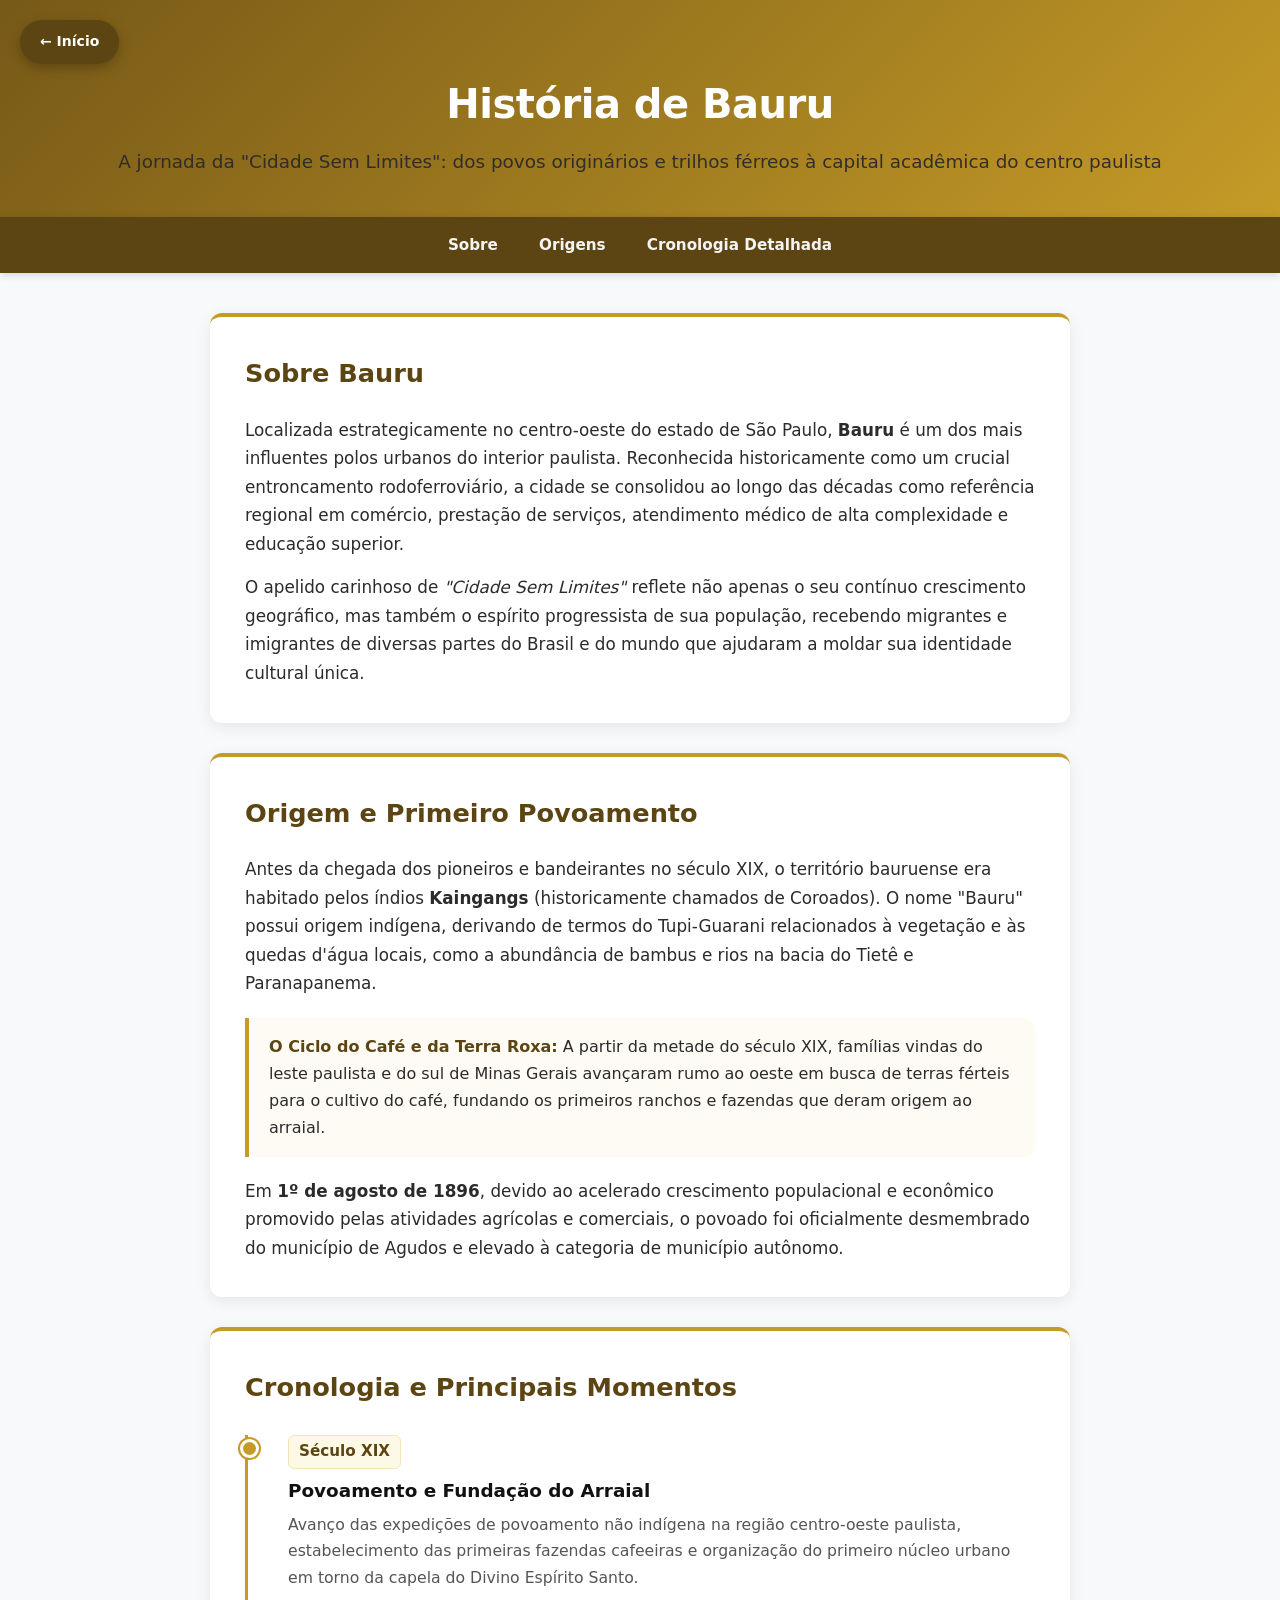
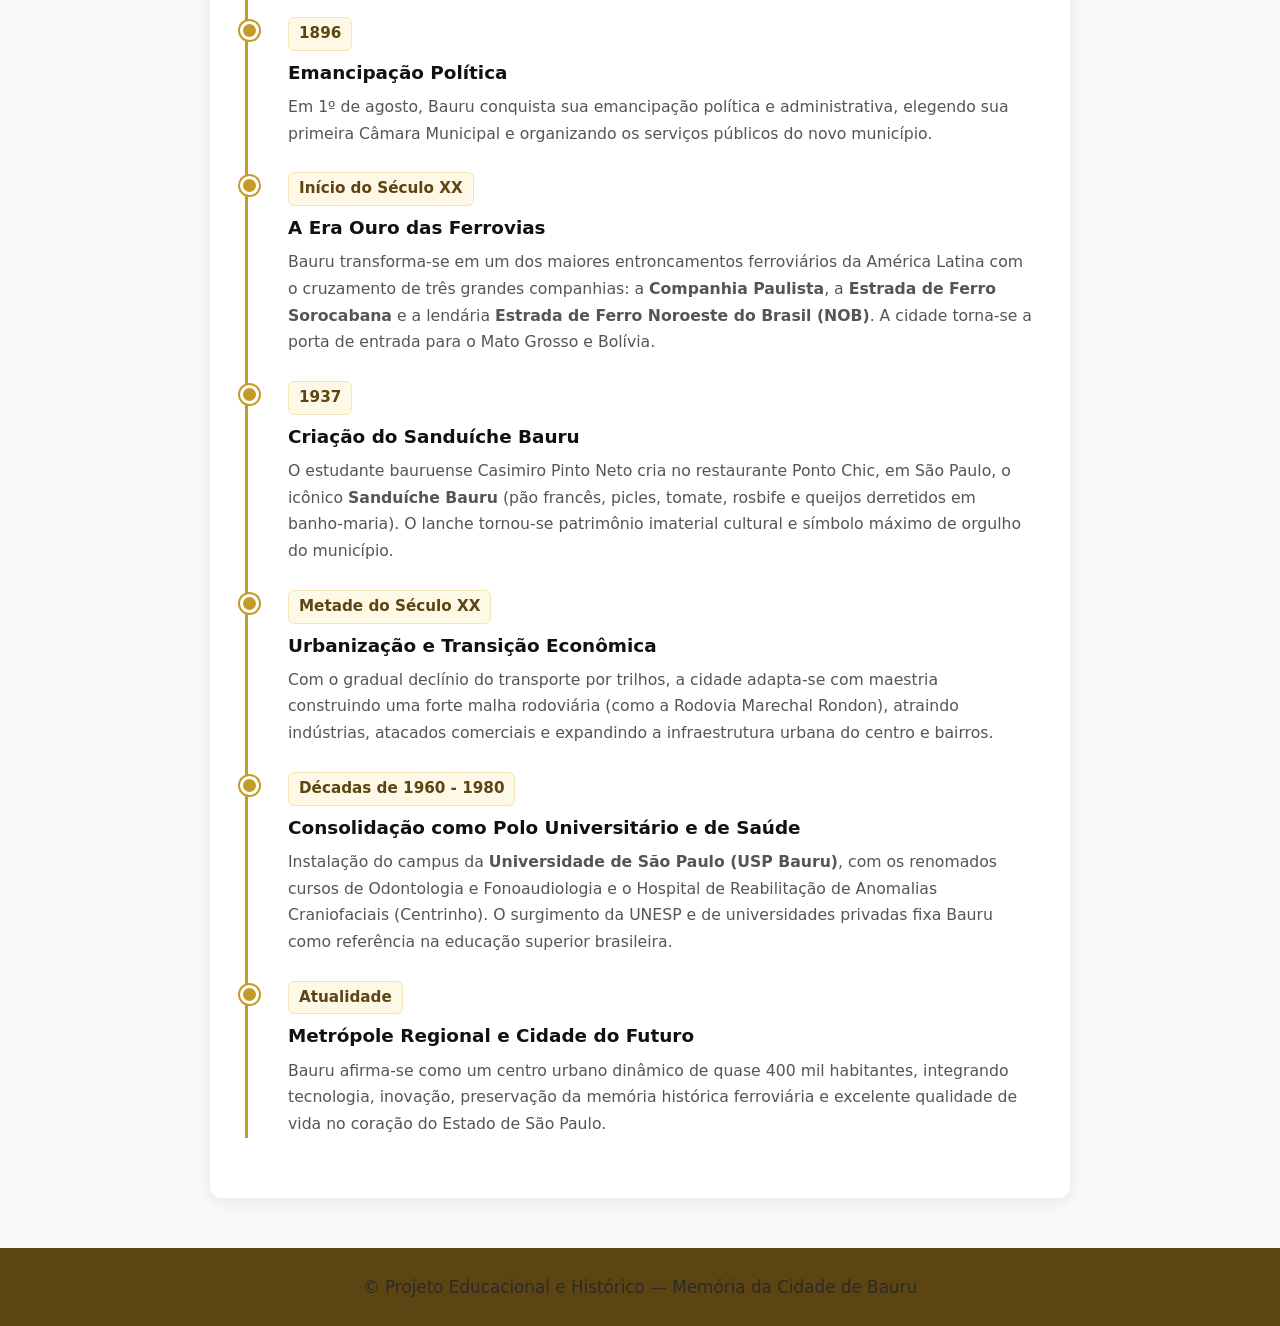
<file: historia.html>
<!DOCTYPE html>
<html lang="pt-BR">
<head>
    <meta charset="UTF-8">
    <meta name="viewport" content="width=device-width, initial-scale=1.0">
    <title>História de Bauru - Tradição e Progresso</title>

    <style>
        :root {
            --primary: #c59b27;
            --primary-dark: #5c4512;
            --header-bg: #8c6a1d;
            --bg-color: #f8f9fa;
            --card-bg: #ffffff;
            --text-color: #2b2b2b;
            --text-light: #555555;
            --border-radius: 12px;
            --shadow: 0 4px 15px rgba(0, 0, 0, 0.08);
        }

        * {
            box-sizing: border-box;
            margin: 0;
            padding: 0;
        }

        body {
            font-family: 'Segoe UI', system-ui, -apple-system, sans-serif;
            background-color: var(--bg-color);
            color: var(--text-color);
            line-height: 1.7;
        }

        /* Botão de Voltar Fixo */
        .botao-inicio {
            position: fixed;
            top: 20px;
            left: 20px;
            padding: 10px 20px;
            background: var(--primary-dark);
            color: #ffffff;
            text-decoration: none;
            border-radius: 30px;
            font-weight: 600;
            font-size: 14px;
            z-index: 1000;
            box-shadow: 0 4px 12px rgba(0,0,0,0.25);
            transition: all 0.3s ease;
            display: inline-flex;
            align-items: center;
            gap: 6px;
        }

        .botao-inicio:hover {
            background: #42310b;
            transform: translateY(-2px);
            box-shadow: 0 6px 16px rgba(0,0,0,0.3);
        }

        /* Cabeçalho */
        header {
            background: linear-gradient(135deg, #775917 0%, var(--primary) 100%);
            color: white;
            text-align: center;
            padding: 70px 20px 40px;
            box-shadow: 0 4px 10px rgba(0,0,0,0.1);
        }

        header h1 {
            font-size: 2.5rem;
            letter-spacing: -0.5px;
            margin-bottom: 8px;
        }

        header p {
            font-size: 1.15rem;
            opacity: 0.95;
            font-weight: 300;
        }

        /* Menu de Navegação */
        nav {
            background-color: var(--primary-dark);
            text-align: center;
            padding: 14px;
            position: sticky;
            top: 0;
            z-index: 900;
            box-shadow: 0 2px 8px rgba(0,0,0,0.15);
        }

        nav a {
            color: #f4f4f4;
            text-decoration: none;
            margin: 0 18px;
            font-weight: 600;
            font-size: 0.95rem;
            transition: color 0.2s;
        }

        nav a:hover {
            color: #f3d884;
        }

        /* Conteúdo Principal */
        main {
            max-width: 900px;
            margin: 40px auto;
            padding: 0 20px;
        }

        section {
            background-color: var(--card-bg);
            padding: 35px;
            margin-bottom: 30px;
            border-radius: var(--border-radius);
            box-shadow: var(--shadow);
            border-top: 4px solid var(--primary);
        }

        h2 {
            color: var(--primary-dark);
            font-size: 1.6rem;
            margin-bottom: 20px;
            display: flex;
            align-items: center;
            gap: 10px;
        }

        p {
            margin-bottom: 15px;
            color: var(--text-color);
            font-size: 1.05rem;
        }

        p:last-child {
            margin-bottom: 0;
        }

        /* Linha do Tempo Estilizada */
        .timeline {
            position: relative;
            margin-top: 25px;
            padding-left: 20px;
            border-left: 3px solid var(--primary);
        }

        .historia-card {
            position: relative;
            margin-bottom: 25px;
            padding-left: 20px;
        }

        .historia-card::before {
            content: '';
            position: absolute;
            left: -28px;
            top: 4px;
            width: 13px;
            height: 13px;
            border-radius: 50%;
            background-color: var(--primary);
            border: 3px solid #ffffff;
            box-shadow: 0 0 0 2px var(--primary);
        }

        .ano-tag {
            display: inline-block;
            font-weight: 700;
            color: var(--primary-dark);
            background-color: #fef8e7;
            padding: 3px 10px;
            border-radius: 6px;
            font-size: 0.95rem;
            margin-bottom: 6px;
            border: 1px solid #f3e5b8;
        }

        .historia-card h3 {
            font-size: 1.15rem;
            color: #111;
            margin-bottom: 6px;
        }

        .historia-card p {
            color: var(--text-light);
            font-size: 0.98rem;
        }

        /* Destaques e Curiosidades */
        .box-destaque {
            background-color: #fdfbf3;
            border-left: 4px solid var(--primary);
            padding: 15px 20px;
            margin: 20px 0;
            border-radius: 0 var(--border-radius) var(--border-radius) 0;
        }

        .box-destaque strong {
            color: var(--primary-dark);
        }

        /* Rodapé */
        footer {
            background-color: var(--primary-dark);
            color: #e5e5e5;
            text-align: center;
            padding: 25px 20px;
            font-size: 0.9rem;
            margin-top: 50px;
        }

        @media (max-width: 600px) {
            header h1 { font-size: 2rem; }
            section { padding: 22px; }
            nav a { display: inline-block; margin: 5px 10px; }
        }
    </style>
</head>

<body>
    <a href="index.html" class="botao-inicio">← Início</a>

    <header>
        <h1>História de Bauru</h1>
        <p>A jornada da "Cidade Sem Limites": dos povos originários e trilhos férreos à capital acadêmica do centro paulista</p>
    </header>

    <nav>
        <a href="#inicio">Sobre</a>
        <a href="#origem">Origens</a>
        <a href="#historia">Cronologia Detalhada</a>
    </nav>

    <main>

        <!-- SOBRE BAURU -->
        <section id="inicio">
            <h2>Sobre Bauru</h2>
            <p>
                Localizada estrategicamente no centro-oeste do estado de São Paulo, <strong>Bauru</strong> é um dos mais influentes polos urbanos do interior paulista. Reconhecida historicamente como um crucial entroncamento rodoferroviário, a cidade se consolidou ao longo das décadas como referência regional em comércio, prestação de serviços, atendimento médico de alta complexidade e educação superior.
            </p>
            <p>
                O apelido carinhoso de <em>"Cidade Sem Limites"</em> reflete não apenas o seu contínuo crescimento geográfico, mas também o espírito progressista de sua população, recebendo migrantes e imigrantes de diversas partes do Brasil e do mundo que ajudaram a moldar sua identidade cultural única.
            </p>
        </section>

        <!-- ORIGEM E POVOAMENTO -->
        <section id="origem">
            <h2>Origem e Primeiro Povoamento</h2>
            <p>
                Antes da chegada dos pioneiros e bandeirantes no século XIX, o território bauruense era habitado pelos índios <strong>Kaingangs</strong> (historicamente chamados de Coroados). O nome "Bauru" possui origem indígena, derivando de termos do Tupi-Guarani relacionados à vegetação e às quedas d'água locais, como a abundância de bambus e rios na bacia do Tietê e Paranapanema.
            </p>
            
            <div class="box-destaque">
                <strong>O Ciclo do Café e da Terra Roxa:</strong> A partir da metade do século XIX, famílias vindas do leste paulista e do sul de Minas Gerais avançaram rumo ao oeste em busca de terras férteis para o cultivo do café, fundando os primeiros ranchos e fazendas que deram origem ao arraial.
            </div>

            <p>
                Em <strong>1º de agosto de 1896</strong>, devido ao acelerado crescimento populacional e econômico promovido pelas atividades agrícolas e comerciais, o povoado foi oficialmente desmembrado do município de Agudos e elevado à categoria de município autônomo.
            </p>
        </section>

        <!-- CRONOLOGIA E MARCOS HISTÓRICOS -->
        <section id="historia">
            <h2>Cronologia e Principais Momentos</h2>

            <div class="timeline">

                <div class="historia-card">
                    <span class="ano-tag">Século XIX</span>
                    <h3>Povoamento e Fundação do Arraial</h3>
                    <p>
                        Avanço das expedições de povoamento não indígena na região centro-oeste paulista, estabelecimento das primeiras fazendas cafeeiras e organização do primeiro núcleo urbano em torno da capela do Divino Espírito Santo.
                    </p>
                </div>

                <div class="historia-card">
                    <span class="ano-tag">1896</span>
                    <h3>Emancipação Política</h3>
                    <p>
                        Em 1º de agosto, Bauru conquista sua emancipação política e administrativa, elegendo sua primeira Câmara Municipal e organizando os serviços públicos do novo município.
                    </p>
                </div>

                <div class="historia-card">
                    <span class="ano-tag">Início do Século XX</span>
                    <h3>A Era Ouro das Ferrovias</h3>
                    <p>
                        Bauru transforma-se em um dos maiores entroncamentos ferroviários da América Latina com o cruzamento de três grandes companhias: a <strong>Companhia Paulista</strong>, a <strong>Estrada de Ferro Sorocabana</strong> e a lendária <strong>Estrada de Ferro Noroeste do Brasil (NOB)</strong>. A cidade torna-se a porta de entrada para o Mato Grosso e Bolívia.
                    </p>
                </div>

                <div class="historia-card">
                    <span class="ano-tag">1937</span>
                    <h3>Criação do Sanduíche Bauru</h3>
                    <p>
                        O estudante bauruense Casimiro Pinto Neto cria no restaurante Ponto Chic, em São Paulo, o icônico <strong>Sanduíche Bauru</strong> (pão francês, picles, tomate, rosbife e queijos derretidos em banho-maria). O lanche tornou-se patrimônio imaterial cultural e símbolo máximo de orgulho do município.
                    </p>
                </div>

                <div class="historia-card">
                    <span class="ano-tag">Metade do Século XX</span>
                    <h3>Urbanização e Transição Econômica</h3>
                    <p>
                        Com o gradual declínio do transporte por trilhos, a cidade adapta-se com maestria construindo uma forte malha rodoviária (como a Rodovia Marechal Rondon), atraindo indústrias, atacados comerciais e expandindo a infraestrutura urbana do centro e bairros.
                    </p>
                </div>

                <div class="historia-card">
                    <span class="ano-tag">Décadas de 1960 - 1980</span>
                    <h3>Consolidação como Polo Universitário e de Saúde</h3>
                    <p>
                        Instalação do campus da <strong>Universidade de São Paulo (USP Bauru)</strong>, com os renomados cursos de Odontologia e Fonoaudiologia e o Hospital de Reabilitação de Anomalias Craniofaciais (Centrinho). O surgimento da UNESP e de universidades privadas fixa Bauru como referência na educação superior brasileira.
                    </p>
                </div>

                <div class="historia-card">
                    <span class="ano-tag">Atualidade</span>
                    <h3>Metrópole Regional e Cidade do Futuro</h3>
                    <p>
                        Bauru afirma-se como um centro urbano dinâmico de quase 400 mil habitantes, integrando tecnologia, inovação, preservação da memória histórica ferroviária e excelente qualidade de vida no coração do Estado de São Paulo.
                    </p>
                </div>

            </div>
        </section>

    </main>

    <footer>
        <p>&copy; Projeto Educacional e Histórico — Memória da Cidade de Bauru</p>
    </footer>

</body>
</html>
</file>
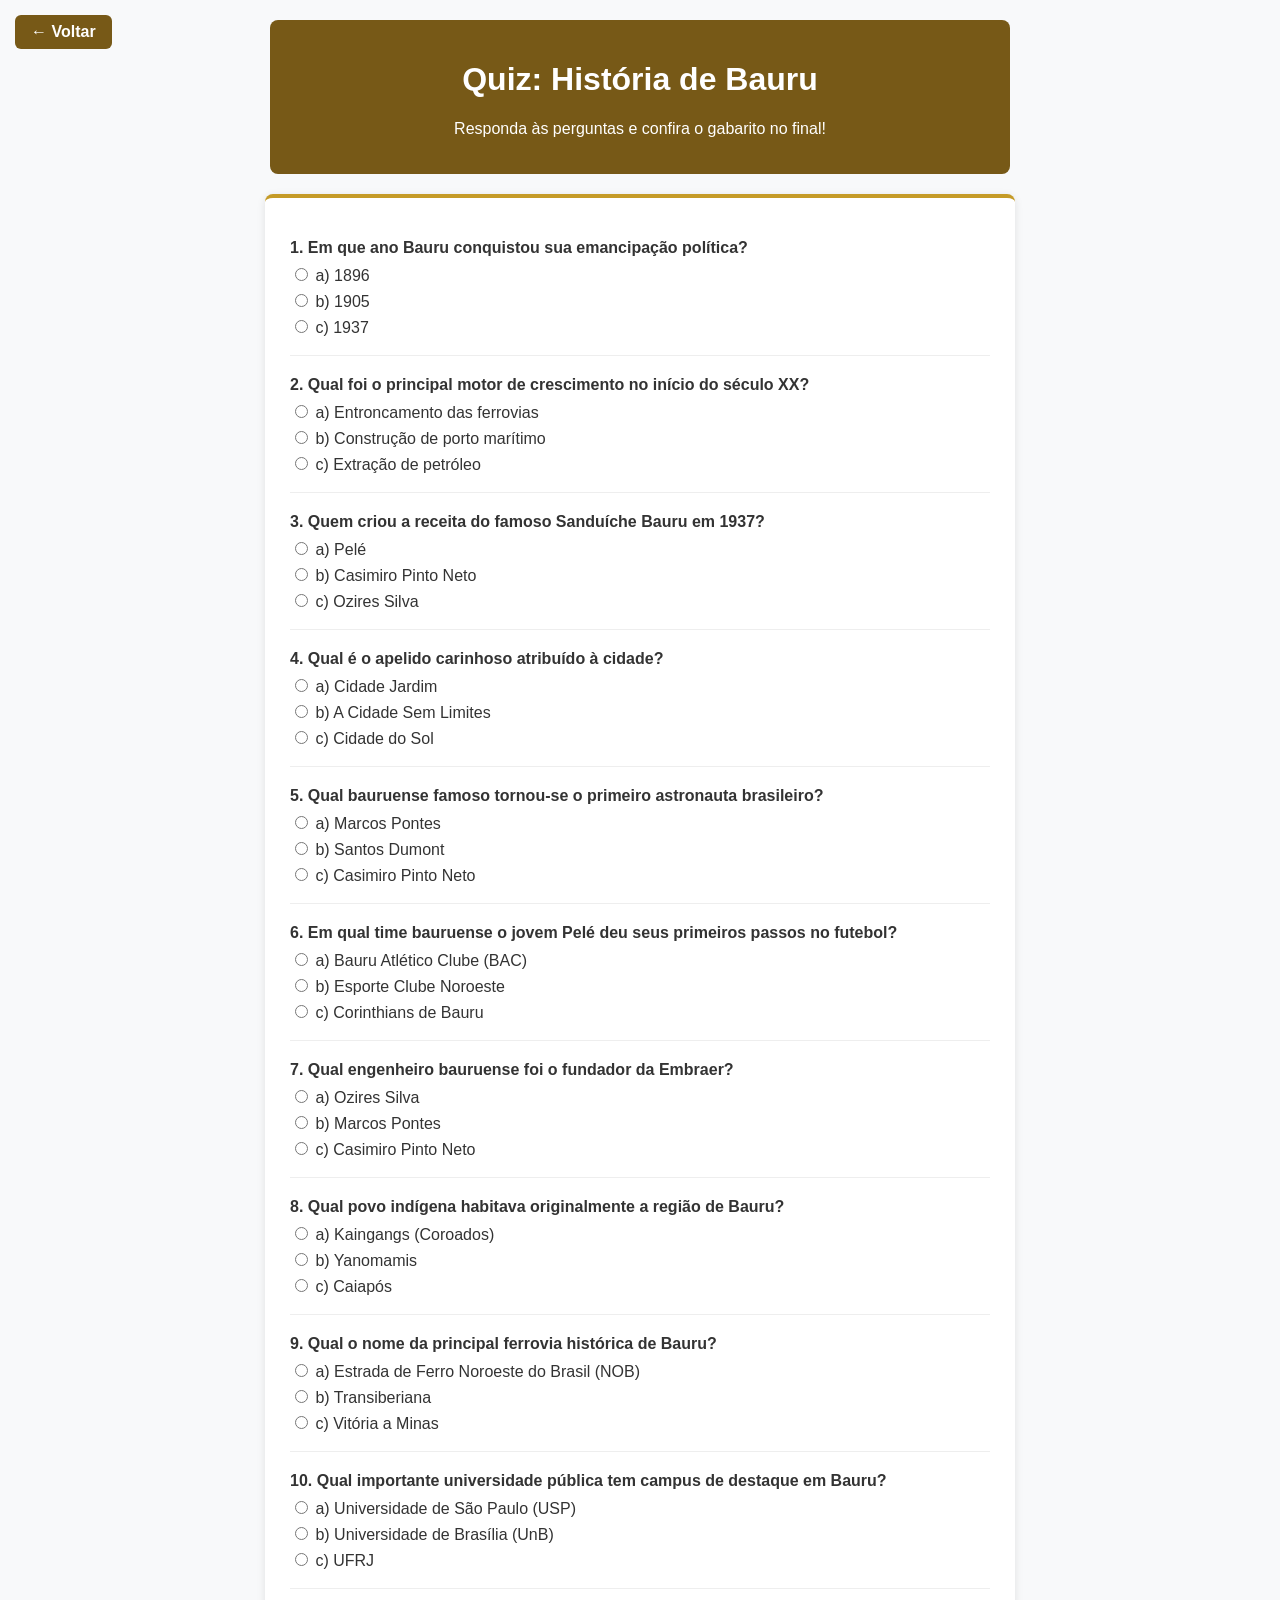
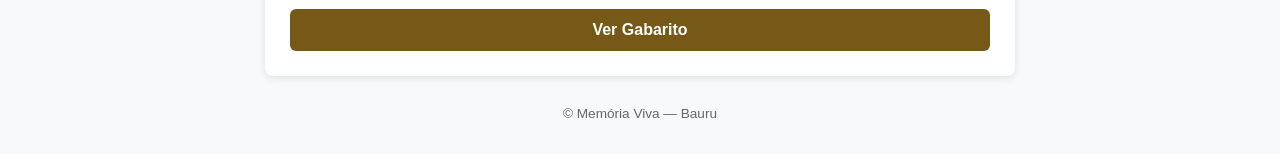
<file: quiz.html>
<!DOCTYPE html>
<html lang="pt-br">
<head>
<meta charset="UTF-8">
<meta name="viewport" content="width=device-width, initial-scale=1.0">
<title>Quiz de Bauru</title>

<style>
    body {
        font-family: Arial, sans-serif;
        background-color: #f8f9fa;
        color: #333;
        margin: 0;
        padding: 20px;
    }

    .btn-voltar {
        position: fixed;
        top: 15px;
        left: 15px;
        padding: 8px 16px;
        background: #775917;
        color: white;
        text-decoration: none;
        border-radius: 6px;
        font-weight: bold;
    }

    header {
        background-color: #775917;
        color: white;
        text-align: center;
        padding: 20px;
        border-radius: 8px;
        max-width: 700px;
        margin: 0 auto 20px auto;
    }

    main {
        max-width: 700px;
        margin: 0 auto;
        background: white;
        padding: 25px;
        border-radius: 8px;
        box-shadow: 0 2px 8px rgba(0,0,0,0.1);
        border-top: 4px solid #c59b27;
    }

    .pergunta {
        margin-bottom: 20px;
        padding-bottom: 12px;
        border-bottom: 1px solid #eee;
    }

    .pergunta h3 {
        font-size: 1rem;
        margin-bottom: 8px;
    }

    .opcao {
        display: block;
        margin-bottom: 6px;
        cursor: pointer;
    }

    .btn-enviar {
        width: 100%;
        padding: 12px;
        background: #775917;
        color: white;
        border: none;
        border-radius: 6px;
        font-size: 1rem;
        font-weight: bold;
        cursor: pointer;
    }

    .btn-enviar:hover {
        background: #5c4512;
    }

    /* Caixa do Gabarito */
    #gabarito {
        display: none;
        margin-top: 25px;
        padding: 20px;
        background-color: #fef8e7;
        border: 2px solid #c59b27;
        border-radius: 8px;
    }

    #gabarito h2 {
        color: #775917;
        margin-top: 0;
        font-size: 1.3rem;
        border-bottom: 1px solid #ccc;
        padding-bottom: 8px;
    }

    .item-gabarito {
        margin-bottom: 10px;
        font-size: 0.95rem;
    }

    .item-gabarito strong {
        color: #2e7d32;
    }

    footer {
        text-align: center;
        margin-top: 30px;
        color: #666;
        font-size: 0.85rem;
    }
</style>
</head>
<body>

<a href="index.html" class="btn-voltar">← Voltar</a>

<header>
    <h1>Quiz: História de Bauru</h1>
    <p>Responda às perguntas e confira o gabarito no final!</p>
</header>

<main>
    <form id="quizForm" onsubmit="mostrarGabarito(event)">
        
        <div class="pergunta">
            <h3>1. Em que ano Bauru conquistou sua emancipação política?</h3>
            <label class="opcao"><input type="radio" name="q1" required> a) 1896</label>
            <label class="opcao"><input type="radio" name="q1"> b) 1905</label>
            <label class="opcao"><input type="radio" name="q1"> c) 1937</label>
        </div>

        <div class="pergunta">
            <h3>2. Qual foi o principal motor de crescimento no início do século XX?</h3>
            <label class="opcao"><input type="radio" name="q2" required> a) Entroncamento das ferrovias</label>
            <label class="opcao"><input type="radio" name="q2"> b) Construção de porto marítimo</label>
            <label class="opcao"><input type="radio" name="q2"> c) Extração de petróleo</label>
        </div>

        <div class="pergunta">
            <h3>3. Quem criou a receita do famoso Sanduíche Bauru em 1937?</h3>
            <label class="opcao"><input type="radio" name="q3" required> a) Pelé</label>
            <label class="opcao"><input type="radio" name="q3"> b) Casimiro Pinto Neto</label>
            <label class="opcao"><input type="radio" name="q3"> c) Ozires Silva</label>
        </div>

        <div class="pergunta">
            <h3>4. Qual é o apelido carinhoso atribuído à cidade?</h3>
            <label class="opcao"><input type="radio" name="q4" required> a) Cidade Jardim</label>
            <label class="opcao"><input type="radio" name="q4"> b) A Cidade Sem Limites</label>
            <label class="opcao"><input type="radio" name="q4"> c) Cidade do Sol</label>
        </div>

        <div class="pergunta">
            <h3>5. Qual bauruense famoso tornou-se o primeiro astronauta brasileiro?</h3>
            <label class="opcao"><input type="radio" name="q5" required> a) Marcos Pontes</label>
            <label class="opcao"><input type="radio" name="q5"> b) Santos Dumont</label>
            <label class="opcao"><input type="radio" name="q5"> c) Casimiro Pinto Neto</label>
        </div>

        <div class="pergunta">
            <h3>6. Em qual time bauruense o jovem Pelé deu seus primeiros passos no futebol?</h3>
            <label class="opcao"><input type="radio" name="q6" required> a) Bauru Atlético Clube (BAC)</label>
            <label class="opcao"><input type="radio" name="q6"> b) Esporte Clube Noroeste</label>
            <label class="opcao"><input type="radio" name="q6"> c) Corinthians de Bauru</label>
        </div>

        <div class="pergunta">
            <h3>7. Qual engenheiro bauruense foi o fundador da Embraer?</h3>
            <label class="opcao"><input type="radio" name="q7" required> a) Ozires Silva</label>
            <label class="opcao"><input type="radio" name="q7"> b) Marcos Pontes</label>
            <label class="opcao"><input type="radio" name="q7"> c) Casimiro Pinto Neto</label>
        </div>

        <div class="pergunta">
            <h3>8. Qual povo indígena habitava originalmente a região de Bauru?</h3>
            <label class="opcao"><input type="radio" name="q8" required> a) Kaingangs (Coroados)</label>
            <label class="opcao"><input type="radio" name="q8"> b) Yanomamis</label>
            <label class="opcao"><input type="radio" name="q8"> c) Caiapós</label>
        </div>

        <div class="pergunta">
            <h3>9. Qual o nome da principal ferrovia histórica de Bauru?</h3>
            <label class="opcao"><input type="radio" name="q9" required> a) Estrada de Ferro Noroeste do Brasil (NOB)</label>
            <label class="opcao"><input type="radio" name="q9"> b) Transiberiana</label>
            <label class="opcao"><input type="radio" name="q9"> c) Vitória a Minas</label>
        </div>

        <div class="pergunta">
            <h3>10. Qual importante universidade pública tem campus de destaque em Bauru?</h3>
            <label class="opcao"><input type="radio" name="q10" required> a) Universidade de São Paulo (USP)</label>
            <label class="opcao"><input type="radio" name="q10"> b) Universidade de Brasília (UnB)</label>
            <label class="opcao"><input type="radio" name="q10"> c) UFRJ</label>
        </div>

        <button type="submit" class="btn-enviar">Ver Gabarito</button>
    </form>

    <!-- GABARITO QUE APARECE APÓS CLICAR NO BOTÃO -->
    <div id="gabarito">
        <h2>Gabarito Oficial</h2>
        <div class="item-gabarito">1. Emancipação: <strong>a) 1896</strong></div>
        <div class="item-gabarito">2. Motor de crescimento: <strong>a) Entroncamento das ferrovias</strong></div>
        <div class="item-gabarito">3. Criador do Bauru: <strong>b) Casimiro Pinto Neto</strong></div>
        <div class="item-gabarito">4. Apelido: <strong>b) A Cidade Sem Limites</strong></div>
        <div class="item-gabarito">5. Astronauta: <strong>a) Marcos Pontes</strong></div>
        <div class="item-gabarito">6. Time de infância do Pelé: <strong>a) BAC</strong></div>
        <div class="item-gabarito">7. Fundador da Embraer: <strong>a) Ozires Silva</strong></div>
        <div class="item-gabarito">8. Povo originário: <strong>a) Kaingangs</strong></div>
        <div class="item-gabarito">9. Ferrovia histórica: <strong>a) NOB</strong></div>
        <div class="item-gabarito">10. Universidade: <strong>a) USP</strong></div>
    </div>
</main>

<footer>
    <p>© Memória Viva — Bauru</p>
</footer>

<script>
function mostrarGabarito(event) {
    event.preventDefault(); // Impede o recarregamento da página
    document.getElementById('gabarito').style.display = 'block'; // Mostra a caixa do gabarito
}
</script>

</body>
</html>
</file>
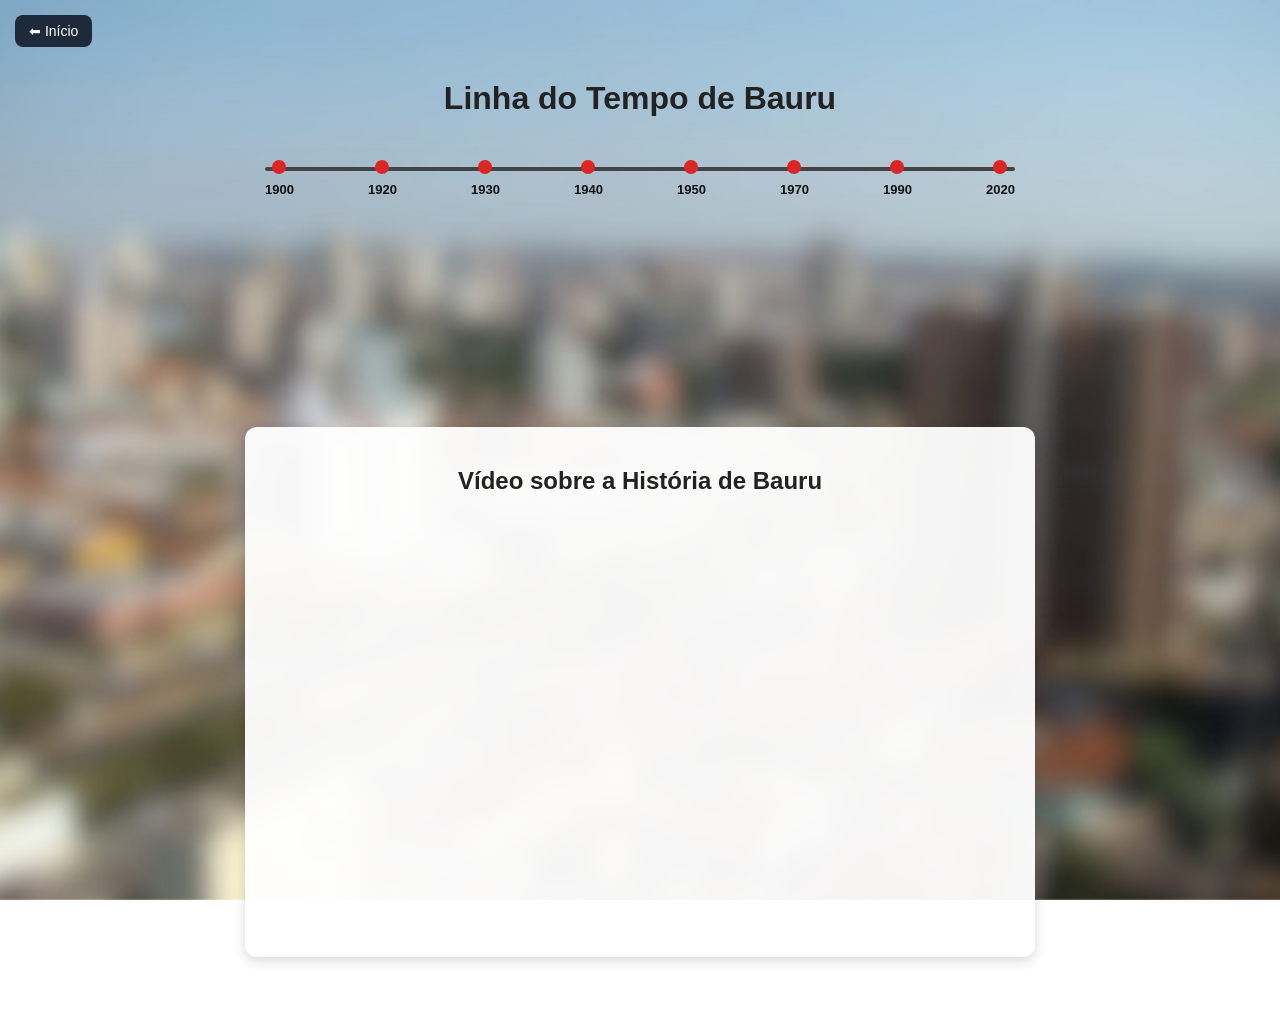
<file: timeline.html>
<!DOCTYPE html>
<html lang="pt-br">
<head>
<meta charset="UTF-8">
<meta name="viewport" content="width=device-width, initial-scale=1.0">
<title>Linha do Tempo - Bauru</title>

<style>
body {
    margin: 0;
    font-family: Arial, Helvetica, sans-serif;
    background-image: url("fundobauru.png");
    background-size: cover;
    background-position: center;
    background-attachment: fixed;
    background-repeat: no-repeat;
    text-align: center;
    padding-top: 60px;
    color: #222;
}

h1 {
    margin: 20px 0;
}

/* Timeline compactada */
.timeline-wrapper {
    max-width: 750px;
    margin: 30px auto;
    padding: 0 15px;
}

.container {
    position: relative;
    width: 100%;
    margin: 40px auto 30px auto;
}

.linha {
    height: 4px;
    background: #444;
    position: absolute;
    top: 10px;
    width: 100%;
    border-radius: 10px;
}

.pontos {
    display: flex;
    justify-content: space-between;
    position: relative;
    z-index: 2;
}

.ponto {
    background: none;
    border: none;
    cursor: pointer;
    padding: 0;
    font-family: inherit;
}

.ponto:focus-visible {
    outline: 2px solid #2563eb;
    border-radius: 4px;
}

.bola {
    width: 14px;
    height: 14px;
    background: #dc2626;
    border-radius: 50%;
    margin: 3px auto;
    transition: transform 0.2s, background-color 0.2s;
}

.ponto:hover .bola,
.ponto.ativa .bola {
    transform: scale(1.3);
    background: #2563eb;
}

.ponto span {
    display: block;
    margin-top: 8px;
    font-weight: bold;
    font-size: 13px;
    color: #111;
}

/* Card de informações */
.info {
    margin-top: 30px;
    font-size: 16px;
    line-height: 1.5;
    padding: 20px;
    background: rgba(255, 255, 255, 0.95);
    border-radius: 12px;
    box-shadow: 0 4px 12px rgba(0,0,0,0.15);
    min-height: 120px;
    opacity: 0;
    transform: translateY(15px);
    transition: opacity 0.3s ease, transform 0.3s ease;
    text-align: left;
}

.info.mostrar {
    opacity: 1;
    transform: translateY(0);
}

.info h2 {
    margin-top: 0;
    color: #1e3a8a;
    border-bottom: 2px solid #e5e7eb;
    padding-bottom: 6px;
}

.info img {
    width: 100%;
    max-height: 320px;
    object-fit: cover;
    margin-top: 15px;
    border-radius: 8px;
    transition: transform 0.3s ease;
}

.info img:hover {
    transform: scale(1.02);
}

/* Botão Voltar */
.btn-voltar {
    position: fixed;
    top: 15px;
    left: 15px;
    padding: 8px 14px;
    font-size: 14px;
    background: #1e293b;
    color: white;
    border: none;
    border-radius: 8px;
    cursor: pointer;
    z-index: 10;
}

.btn-voltar:hover {
    background: #334155;
}

/* Seção de Vídeo */
.video-container {
    max-width: 750px;
    margin: 40px auto 60px auto;
    background: rgba(255, 255, 255, 0.95);
    padding: 20px;
    border-radius: 12px;
    box-shadow: 0 4px 12px rgba(0,0,0,0.15);
}

.iframe-responsive {
    position: relative;
    padding-bottom: 56.25%;
    height: 0;
    overflow: hidden;
    border-radius: 8px;
}

.iframe-responsive iframe {
    position: absolute;
    top: 0;
    left: 0;
    width: 100%;
    height: 100%;
}
</style>

</head>
<body>

  <button onclick="window.location.href='index.html'" class="btn-voltar" aria-label="Voltar para a página inicial">⬅ Início</button>

  <header>
    <h1>Linha do Tempo de Bauru</h1>
  </header>

  <main>
    <section class="timeline-wrapper">
      <div class="container">
        <div class="linha"></div>
        <div class="pontos">
          <button class="ponto" onclick="mostrar(0)" aria-label="Ano 1900"><div class="bola"></div><span>1900</span></button>
          <button class="ponto" onclick="mostrar(1)" aria-label="Ano 1920"><div class="bola"></div><span>1920</span></button>
          <button class="ponto" onclick="mostrar(2)" aria-label="Ano 1930"><div class="bola"></div><span>1930</span></button>
          <button class="ponto" onclick="mostrar(3)" aria-label="Ano 1940"><div class="bola"></div><span>1940</span></button>
          <button class="ponto" onclick="mostrar(4)" aria-label="Ano 1950"><div class="bola"></div><span>1950</span></button>
          <button class="ponto" onclick="mostrar(5)" aria-label="Ano 1970"><div class="bola"></div><span>1970</span></button>
          <button class="ponto" onclick="mostrar(6)" aria-label="Ano 1990"><div class="bola"></div><span>1990</span></button>
          <button class="ponto" onclick="mostrar(7)" aria-label="Ano 2020"><div class="bola"></div><span>2020</span></button>
        </div>
      </div>

      <article class="info" id="infoBox" aria-live="polite">
        <h2 id="ano">Selecione um ano</h2>
        <p id="texto">Clique em um ponto acima para conferir os detalhes desse período na história de Bauru.</p>
        <img id="imagem" alt="Imagem histórica representativa do ano selecionado" style="display:none;">
      </article>
    </section>

    <section class="video-container">
      <h2>Vídeo sobre a História de Bauru</h2>
      <div class="iframe-responsive">
        <iframe 
          src="https://www.youtube-nocookie.com/embed/qmz4sQKVI2w?si=1yWhChbFterIjCVB"
          title="História de Bauru"
          frameborder="0"
          allowfullscreen>
        </iframe>
      </div>
    </section>
  </main>

<script>
const dados = [
  { 
    texto: "No início do século XX, Bauru deixou de ser um pequeno povoado e começou sua aceleração urbana. A chegada dos primeiros trilhos e o povoamento vindo do leste paulista e Minas Gerais impulsionaram a economia baseada no café e na ocupação das terras férteis do centro paulista.", 
    img: "https://encrypted-tbn0.gstatic.com/images?q=tbn:ANd9GcTtpUQ4-9__dokNx9njTqd8Uwdj4SdiWA8mfDXKKhCShA&s=10" 
  },
  { 
    texto: "A consolidação da Estrada de Ferro Noroeste do Brasil (NOB) transformou a cidade em um entroncamento ferroviário estratégico. Bauru tornou-se o ponto de convergência entre a Companhia Paulista, a Sorocabana e a NOB, recebendo um grande fluxo de migrantes e imigrantes.", 
    img: "https://encrypted-tbn0.gstatic.com/images?q=tbn:ANd9GcQrgJdmgC1IIfY1razxUCUecqpRb1WqQ4uHOrcrmU8Yww&s=10" 
  },
  { 
    texto: "Período de forte crescimento comercial e infraestrutura civil. A cidade expandiu sua área central, pavimentou as primeiras grandes vias e estabeleceu importantes estruturas de serviços, fortalecendo sua posição como polo regional do interior do estado.", 
    img: "https://encrypted-tbn0.gstatic.com/images?q=tbn:ANd9GcTD0bhbOikCu1fM-Lsv0s2-Hsn_ukkmQNX1z0D3aOjPiISfEDXsjBdYfB8D&s=10" 
  },
  { 
    texto: "Em 1937, o estudante bauruense Casimiro Pinto Neto criou a receita do famoso 'Sanduíche Bauru' no restaurante Ponto Chic em São Paulo. Durante a década de 1940, o lanche popularizou-se nacionalmente e tornou-se um símbolo do patrimônio cultural da cidade.", 
    img: "https://s2-g1.glbimg.com/eX8jWM964iSazyAAynUQYpsDmGg=/0x0:1364x761/984x0/smart/filters:strip_icc()/i.s3.glbimg.com/v1/AUTH_59edd422c0c84a879bd37670ae4f538a/internal_photos/bs/2025/9/1/x6pyk6TviHbjSX5XvnwQ/bauru-bdsp.jpg" 
  },
  { 
    texto: "Abertura da Praça Machado de Mello e consolidação do novo complexo ferroviário da NOB. A cidade passou por intenso crescimento demográfico, expandindo bairros periféricos e fortalecendo o setor industrial e de serviços.", 
    img: "https://sampi.net.br/dir-arquivo-imagem/2026/04/4183b6a9343411068bee9db4e8b4aa75.jpg" 
  },
  { 
    texto: "Início do processo de consolidação de Bauru como centro acadêmico e universitário com a expansão de faculdades como a USP Bauru e instituições privadas. A economia gradualmente migrou do transporte ferroviário para o setor de serviços, comércio e educação.", 
    img: "https://encrypted-tbn0.gstatic.com/images?q=tbn:ANd9GcQWsKdSORbzDfWnN4vGgzVDjdGC-lb09NOqgUrPmhJxOQ&s=10" 
  },
  { 
    texto: "Expansão urbana acelerada com a construção de rodovias modernas (como a Marechal Rondon e Eng. João Baptista Cabral Rennó), shopping centers e verticalização do centro urbano. Bauru firmou-se definitivamente como a 'Capital do Centro-Oeste Paulista'.", 
    img: "https://encrypted-tbn0.gstatic.com/images?q=tbn:ANd9GcTWP8Vb0QxjKymBmk7900k5FB3QnD0_TXMVciHbDPO7bA&s=10" 
  },
  { 
    texto: "Consolidação de Bauru como polo de inovação, saúde e ensino superior no interior de São Paulo. A preservação do patrimônio histórico ferroviário caminha lado a lado com a modernização urbana, tecnologia e desenvolvimento socioeconômico sustentável.", 
    img: "https://encrypted-tbn0.gstatic.com/images?q=tbn:ANd9GcTFsclPQS3k9YFtzJCAKBTg1WPfVosUxAyUb5hm_3YkFg&s=10" 
  }
];

function mostrar(index) {
  const pontos = document.querySelectorAll(".ponto");
  const infoBox = document.getElementById("infoBox");
  const anoElement = document.getElementById("ano");
  const textoElement = document.getElementById("texto");
  const imgElement = document.getElementById("imagem");

  pontos.forEach(p => p.classList.remove("ativa"));
  if (pontos[index]) {
    pontos[index].classList.add("ativa");
  }

  infoBox.classList.remove("mostrar");

  setTimeout(() => {
    const anoTexto = pontos[index].querySelector("span").innerText;
    anoElement.innerText = `Ano ${anoTexto}`;
    textoElement.innerText = dados[index].texto;

    if (dados[index].img) {
      imgElement.src = dados[index].img;
      imgElement.style.display = "block";
    } else {
      imgElement.style.display = "none";
    }

    infoBox.classList.add("mostrar");
  }, 150);
}
</script>

</body>
</html>
</file>
